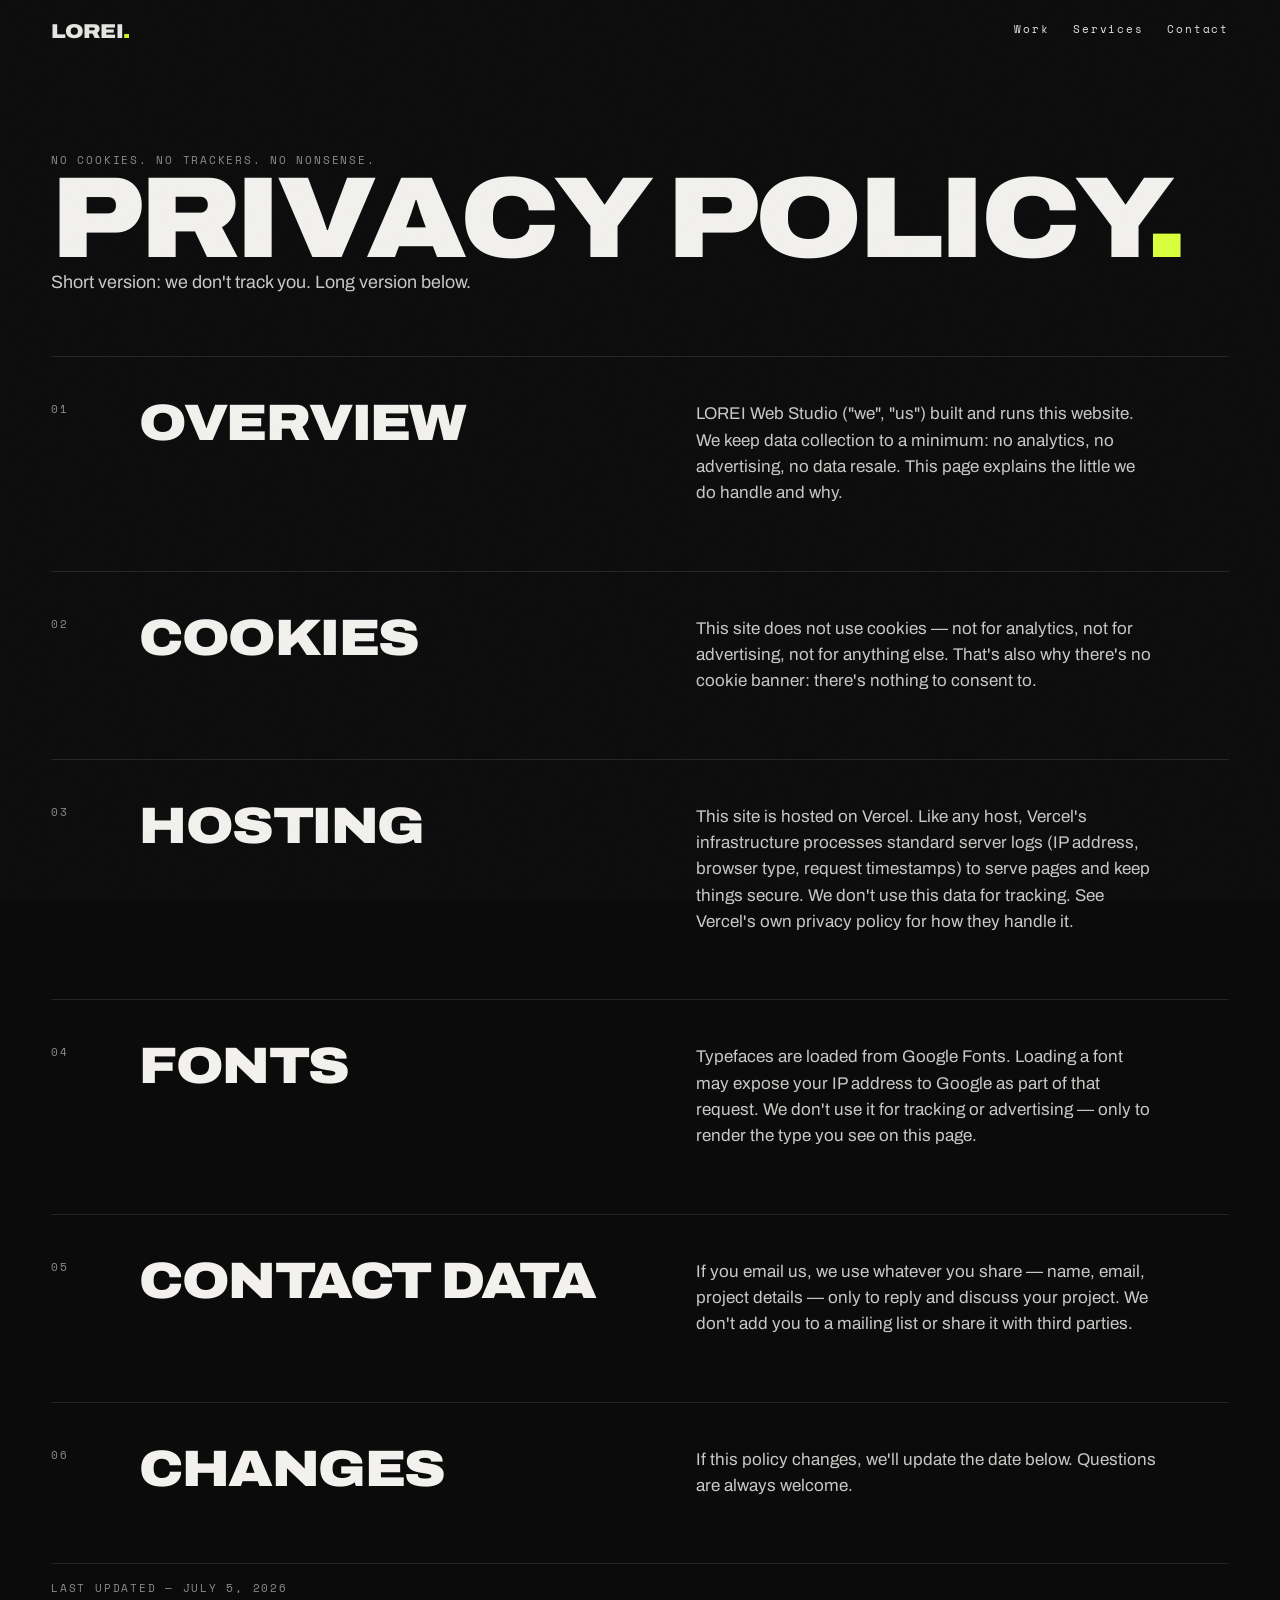
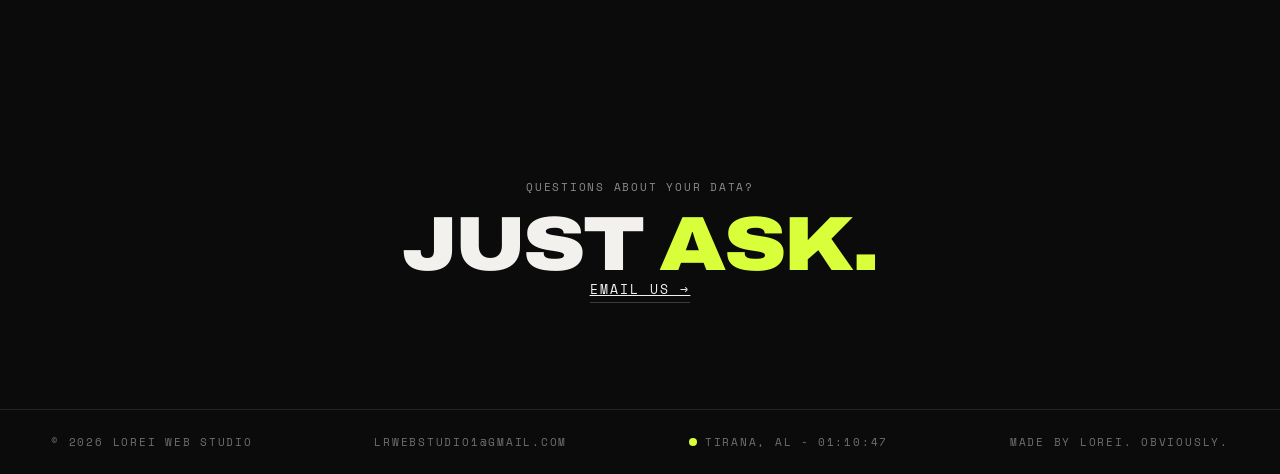
<file: privacy.html>
<!DOCTYPE html>
<html lang="en">
<head>
<meta charset="utf-8">
<meta name="viewport" content="width=device-width, initial-scale=1">
<title>Privacy Policy — LOREI Web Studio</title>
<meta name="description" content="Privacy policy for LOREI Web Studio — how we handle data, hosting on Vercel, and why this site uses no cookies.">
<link rel="preconnect" href="https://fonts.googleapis.com"><link rel="preconnect" href="https://fonts.gstatic.com" crossorigin>
<link href="https://fonts.googleapis.com/css2?family=Archivo:wdth,wght@62..125,100..900&family=Space+Mono:wght@400;700&display=swap" rel="stylesheet">
<link rel="stylesheet" href="styles.css">
</head>
<body>

<div class="grain on"></div>
<div class="wipe solid" id="wipe"></div>

<nav class="nav fx ac jb">
  <a class="brand" href="index.html" data-nav>LOREI<span class="acc">.</span></a>
  <div class="fx ac gap24 navlinks">
    <a class="nl" href="index.html" data-nav>Work</a>
    <a class="nl" href="index.html" data-nav>Services</a>
    <a class="nl" href="index.html" data-nav>Contact</a>
  </div>
  <button class="burger" id="burger" aria-label="Menu" aria-expanded="false" aria-controls="mnav">
    <span></span><span></span><span></span>
  </button>
</nav>

<div class="mnav" id="mnav">
  <a class="mnl disp" href="index.html" data-nav>Home</a>
  <a class="mnl disp" href="index.html" data-nav>Work</a>
  <a class="mnl disp" href="index.html" data-nav>Services</a>
  <a class="mnl disp" href="index.html" data-nav>Contact</a>
</div>

<section>
  <div class="phead pad">
    <span class="mono dim">No cookies. No trackers. No nonsense.</span>
    <h1 class="ptitle disp" style="font-size:clamp(44px,9vw,150px)">Privacy Policy<span class="acc">.</span></h1>
    <p class="hsub mt16">Short version: we don't track you. Long version below.</p>
  </div>

  <div class="pad" style="padding-bottom:60px">
    <div class="srow">
      <span class="mono dim">01</span>
      <div><h2 class="stitle disp">Overview</h2></div>
      <div><p class="sdesc">LOREI Web Studio ("we", "us") built and runs this website. We keep data collection to a minimum: no analytics, no advertising, no data resale. This page explains the little we do handle and why.</p></div>
    </div>
    <div class="srow">
      <span class="mono dim">02</span>
      <div><h2 class="stitle disp">Cookies</h2></div>
      <div><p class="sdesc">This site does not use cookies — not for analytics, not for advertising, not for anything else. That's also why there's no cookie banner: there's nothing to consent to.</p></div>
    </div>
    <div class="srow">
      <span class="mono dim">03</span>
      <div><h2 class="stitle disp">Hosting</h2></div>
      <div><p class="sdesc">This site is hosted on Vercel. Like any host, Vercel's infrastructure processes standard server logs (IP address, browser type, request timestamps) to serve pages and keep things secure. We don't use this data for tracking. See Vercel's own privacy policy for how they handle it.</p></div>
    </div>
    <div class="srow">
      <span class="mono dim">04</span>
      <div><h2 class="stitle disp">Fonts</h2></div>
      <div><p class="sdesc">Typefaces are loaded from Google Fonts. Loading a font may expose your IP address to Google as part of that request. We don't use it for tracking or advertising — only to render the type you see on this page.</p></div>
    </div>
    <div class="srow">
      <span class="mono dim">05</span>
      <div><h2 class="stitle disp">Contact Data</h2></div>
      <div><p class="sdesc">If you email us, we use whatever you share — name, email, project details — only to reply and discuss your project. We don't add you to a mailing list or share it with third parties.</p></div>
    </div>
    <div class="srow" style="border-bottom:1px solid #232325">
      <span class="mono dim">06</span>
      <div><h2 class="stitle disp">Changes</h2></div>
      <div><p class="sdesc">If this policy changes, we'll update the date below. Questions are always welcome.</p></div>
    </div>
    <p class="mono dim mt16">Last updated — July 5, 2026</p>
  </div>

  <div class="sec pad tc">
    <span class="mono dim">Questions about your data?</span>
    <h2 class="disp m0 mt16" style="font-size:clamp(40px,6vw,100px)">Just <span class="acc">ask.</span></h2>
    <a class="lnk mt16" href="mailto:lrwebstudio1@gmail.com" style="font-size:13px">Email us →</a>
  </div>
</section>

<footer class="foot mono">
  <span>© 2026 LOREI Web Studio</span>
  <span>lrwebstudio1@gmail.com</span>
  <span class="fx ac gap8 nowrap"><span class="dot"></span>Tirana, AL - <span id="clk">--:--:--</span></span>
  <span>Made by LOREI. Obviously.</span>
</footer>

<script src="privacy.js"></script>
</body>
</html>
</file>
<file: styles.css>
:root{
  --acc:#D9FF3B;
  --mspd:26s;
}
html{scroll-behavior:smooth}
body{margin:0;background:#0b0b0c;color:#f2f1ee;font-family:'Archivo',sans-serif;-webkit-font-smoothing:antialiased}

/* layout utilities */
.fx{display:flex}
.ac{align-items:center}
.jb{justify-content:space-between}
.jc{justify-content:center}
.gap8{gap:8px}
.gap12{gap:12px}
.gap24{gap:24px}
.wrap{flex-wrap:wrap}
.nowrap{white-space:nowrap}
.m0{margin:0}
.mt12{margin-top:12px}
.mt16{margin-top:16px}
.tc{text-align:center}

/* type */
.mono{font-family:'Space Mono',monospace;font-size:11px;letter-spacing:.16em;text-transform:uppercase}
.acc{color:var(--acc,#D9FF3B)}
.dim{color:#8b8b88}
.disp{font-weight:900;font-stretch:114%;letter-spacing:-.03em;line-height:.88;text-transform:uppercase}
.pad{padding-left:4vw;padding-right:4vw}

/* nav */
.nav{position:fixed;top:0;left:0;right:0;z-index:80;padding:20px 4vw;mix-blend-mode:difference}
.nl{background:none;border:0;padding:0;color:#f2f1ee;font-family:'Space Mono',monospace;font-size:11px;letter-spacing:.16em;cursor:pointer;border-bottom:1px solid transparent;padding-bottom:3px;text-decoration:none}
.nl.act{border-bottom-color:var(--acc,#D9FF3B)}
.brand{background:none;border:0;padding:0;color:#f2f1ee;font-family:'Archivo';font-weight:900;font-stretch:114%;font-size:20px;letter-spacing:-.02em;cursor:pointer;text-decoration:none}

/* hero */
.hero{min-height:100svh;box-sizing:border-box;display:flex;flex-direction:column;justify-content:space-between;padding-top:110px;padding-bottom:0}
.tl{border-bottom:1px solid #232325;padding-bottom:14px;gap:16px}
.tl span{white-space:nowrap}
.htitle{font-size:clamp(88px,17.6vw,300px);margin:0}
.ovh{overflow:hidden;display:block}
.hl{display:inline-block;animation:rise 1s cubic-bezier(.22,1,.36,1) both}
@keyframes rise{from{transform:translateY(115%) rotate(3deg)}}
.hsub{max-width:520px;font-size:clamp(16px,1.4vw,21px);line-height:1.5;color:#c9c8c4;font-weight:400;margin:0;text-wrap:pretty}
.hbot{padding-bottom:40px}
.dot{width:8px;height:8px;border-radius:50%;background:var(--acc,#D9FF3B);animation:pulse 2s infinite}
@keyframes pulse{50%{opacity:.25}}

/* marquee */
.mq{border-top:1px solid #232325;border-bottom:1px solid #232325;overflow:hidden;padding:16px 0}
.mqi{display:flex;gap:0;width:max-content;animation:mar var(--mspd,26s) linear infinite}
.mqt{font-size:clamp(26px,3.2vw,50px);white-space:nowrap;padding-right:.6em}
.sq{color:var(--acc,#D9FF3B);font-size:.5em;vertical-align:middle;padding:0 .6em}
@keyframes mar{to{transform:translateX(-50%)}}

/* sections */
.sec{padding-top:110px;padding-bottom:110px}
.shead{display:flex;justify-content:space-between;align-items:baseline;flex-wrap:wrap;gap:12px 24px;border-top:1px solid #232325;padding-top:16px;margin-bottom:48px}
.shead .mono{white-space:nowrap}
.lnk{background:none;border:0;padding:0 0 3px 0;color:#f2f1ee;font-family:'Space Mono',monospace;font-size:11px;letter-spacing:.16em;text-transform:uppercase;cursor:pointer;border-bottom:1px solid #3a3a3c;white-space:nowrap}
.lnk:hover{border-bottom-color:var(--acc,#D9FF3B);color:var(--acc,#D9FF3B)}

/* work cards (home) */
.cards{display:grid;grid-template-columns:repeat(3,1fr);gap:22px}
.card{cursor:pointer}
.ph{background:repeating-linear-gradient(45deg,#151516 0 10px,#0f0f10 10px 20px);border:1px solid #232325;aspect-ratio:4/3;display:flex;align-items:center;justify-content:center;transition:border-color .3s;overflow:hidden}
.card:hover .ph{border-color:var(--acc,#D9FF3B)}
.phl{color:#5c5c5a;text-align:center;padding:0 16px}
.ph img{width:100%;height:100%;object-fit:cover;display:block}
.cmeta{display:flex;justify-content:space-between;margin-top:14px}
.cname{font-size:clamp(20px,1.8vw,28px);transition:color .3s}
.card:hover .cname{color:var(--acc,#D9FF3B)}

/* work list (work page) */
.plist{border-bottom:1px solid #232325}
.prow{display:grid;grid-template-columns:64px 1.7fr 1fr auto;align-items:center;gap:18px;padding:28px 4vw;border-top:1px solid #232325;cursor:pointer;transition:background .25s,color .25s}
.pname{font-size:clamp(26px,3.8vw,58px);margin:0}
.parr{font-size:clamp(20px,2vw,30px);opacity:0;transform:translateX(-10px);transition:.3s}
@media(hover:hover){
  .prow:hover{background:var(--acc,#D9FF3B);color:#0b0b0c}
  .prow:hover .dim{color:#0b0b0c}
  .prow:hover .parr{opacity:1;transform:none}
}
.rowimg{grid-column:1/-1;overflow:hidden;height:0;margin-top:0;transition:height .5s cubic-bezier(.22,1,.36,1),margin-top .5s cubic-bezier(.22,1,.36,1)}
.rowimg img{width:100%;aspect-ratio:2/1;object-fit:cover;display:block;border:1px solid var(--acc,#D9FF3B);opacity:0;transform:scale(1.06);transition:opacity .5s ease .05s,transform .6s cubic-bezier(.22,1,.36,1) .05s}

.lightbox{position:fixed;inset:0;z-index:98;background:rgba(11,11,12,.97);display:flex;align-items:center;justify-content:center;padding:80px 6vw 40px;opacity:0;pointer-events:none;transition:opacity .35s ease}
.lightbox.open{opacity:1;pointer-events:auto}
.lightbox img{width:100%;max-height:70svh;object-fit:contain;border:1px solid var(--acc,#D9FF3B);opacity:0;transform:scale(.94);transition:opacity .4s ease .05s,transform .45s cubic-bezier(.22,1,.36,1) .05s}
.lightbox.open img{opacity:1;transform:scale(1)}
.lbtitle{position:absolute;top:28px;left:6vw;opacity:0;transition:opacity .3s ease .1s}
.lightbox.open .lbtitle{opacity:1}
.lbclose{position:absolute;top:18px;right:4vw;background:none;border:0;color:#f2f1ee;font-size:32px;line-height:1;cursor:pointer;padding:10px}
.rowimg.in img{opacity:1;transform:scale(1)}

/* services rows */
.srow{display:grid;grid-template-columns:64px 1fr 1fr;gap:24px;border-top:1px solid #232325;padding:44px 0;align-items:start}
.stitle{font-size:clamp(30px,4vw,62px);margin:0}
.sdesc{color:#c9c8c4;line-height:1.55;font-size:17px;max-width:460px;margin:0 0 20px;text-wrap:pretty}
.stags{display:flex;flex-wrap:wrap;gap:8px}
.tag{border:1px solid #333335;padding:6px 12px;border-radius:999px;color:#a5a4a1;font-family:'Space Mono',monospace;font-size:10px;letter-spacing:.12em;text-transform:uppercase;white-space:nowrap}

/* home service teaser rows */
.trow{display:grid;grid-template-columns:64px 1fr auto;gap:24px;border-top:1px solid #232325;padding:30px 0;align-items:center;cursor:pointer;transition:padding-left .3s}
.trow:hover{padding-left:14px}
.trow:hover .stitle{color:var(--acc,#D9FF3B)}
.trow .stitle{transition:color .3s}

/* page headers */
.ptitle{font-size:clamp(72px,14vw,230px);margin:0}
.phead{padding-top:150px;padding-bottom:60px}
.sup{font-family:'Space Mono',monospace;font-size:clamp(12px,1.2vw,18px);letter-spacing:.1em;color:var(--acc,#D9FF3B);vertical-align:super;font-weight:400;font-stretch:100%}

/* contact */
.mail{color:#f2f1ee;text-decoration:none;font-family:'Archivo';font-weight:900;font-stretch:114%;letter-spacing:-.02em;font-size:clamp(26px,5.4vw,88px);line-height:1;background:linear-gradient(var(--acc,#D9FF3B),var(--acc,#D9FF3B)) left bottom/0% 4px no-repeat;transition:background-size .5s cubic-bezier(.22,1,.36,1);word-break:break-all}
.mail:hover{background-size:100% 4px}
.cgrid{display:grid;grid-template-columns:1fr 1fr;gap:40px;margin-top:80px;border-top:1px solid #232325;padding-top:28px}
.lg{width:200px;opacity:.9}

/* footer */
.foot{display:flex;justify-content:space-between;gap:16px;flex-wrap:wrap;border-top:1px solid #232325;padding:24px 4vw}
.foot span{color:#6f6f6c}

/* transitions / overlays */
.wipe{position:fixed;inset:0;background:#131314;z-index:90;transform:scaleY(0);pointer-events:none}
.wipe.solid{transform:scaleY(1)}
.wipe.on{transform-origin:bottom;animation:cover .48s cubic-bezier(.76,0,.24,1) forwards}
.wipe.out{transform-origin:top;animation:uncover .6s cubic-bezier(.76,0,.24,1) forwards}
@keyframes cover{to{transform:scaleY(1)}}
@keyframes uncover{from{transform:scaleY(1)}to{transform:scaleY(0)}}
.grain{position:fixed;inset:0;z-index:70;pointer-events:none;opacity:0;background:url("data:image/svg+xml,%3Csvg xmlns='http://www.w3.org/2000/svg' width='160' height='160'%3E%3Cfilter id='n'%3E%3CfeTurbulence type='fractalNoise' baseFrequency='0.9' numOctaves='2'/%3E%3C/filter%3E%3Crect width='160' height='160' filter='url(%23n)' opacity='0.55'/%3E%3C/svg%3E")}
.grain.on{opacity:.06}
.rv{opacity:0;transform:translateY(28px);transition:opacity .8s,transform .8s cubic-bezier(.22,1,.36,1)}
.rv.in{opacity:1;transform:none}

/* preloader */
.pre{position:fixed;inset:0;background:#0b0b0c;z-index:100;display:flex;align-items:flex-end;justify-content:space-between;padding:3vw 4vw;transition:transform .7s cubic-bezier(.76,0,.24,1)}
.pre.done{transform:translateY(-101%)}
.pren{font-size:clamp(80px,14vw,220px);line-height:.8}

/* magnetic buttons */
.mag{display:inline-block;will-change:transform}

/* custom cursor */
.cur{position:fixed;top:0;left:0;width:12px;height:12px;border-radius:50%;background:#fff;mix-blend-mode:difference;z-index:99;pointer-events:none;margin:-6px 0 0 -6px;transition:width .25s,height .25s,margin .25s;display:none}
.hascur .cur{display:block}
.cur.big{width:56px;height:56px;margin:-28px 0 0 -28px}
.hascur{cursor:none}
.hascur button{cursor:none}
.hascur a{cursor:none}

/* burger + mobile nav overlay */
.burger{display:none;position:relative;z-index:96;background:none;border:0;padding:8px;margin:-8px;cursor:pointer;flex-direction:column;justify-content:center;gap:5px;width:36px;height:36px}
.burger span{display:block;width:100%;height:2px;background:#f2f1ee;transition:transform .3s cubic-bezier(.22,1,.36,1),opacity .3s}
.burger.open span:nth-child(1){transform:translateY(7px) rotate(45deg)}
.burger.open span:nth-child(2){opacity:0}
.burger.open span:nth-child(3){transform:translateY(-7px) rotate(-45deg)}

.mnav{position:fixed;inset:0;z-index:75;background:#0b0b0c;display:flex;flex-direction:column;align-items:center;justify-content:center;gap:6vw;transform:translateY(-100%);transition:transform .5s cubic-bezier(.76,0,.24,1);pointer-events:none}
.mnav.open{transform:translateY(0);pointer-events:auto}
.mnl{background:none;border:0;padding:0;color:#f2f1ee;font-size:clamp(36px,11vw,64px);cursor:pointer;transition:color .25s}
.mnl:hover,.mnl:active{color:var(--acc,#D9FF3B)}
body.noscroll{overflow:hidden}

@media(max-width:900px){
  .cards{grid-template-columns:1fr}
  .srow{display:block;padding:32px 0}
  .srow>span{display:inline-block;margin-bottom:10px}
  .srow .stitle{margin-bottom:10px}
  .prow{grid-template-columns:44px 1fr auto}
  .prow .pmeta{display:none}
  .cgrid{grid-template-columns:1fr}
  .hsub{max-width:100%}
  .navlinks{display:none}
  .burger{display:flex}
}

@media(hover:none),(pointer:coarse){
  .hascur .cur{display:none}
  .hascur{cursor:auto}
  .hascur button,.hascur a{cursor:pointer}
}

@media(max-width:520px){
  .htitle{font-size:clamp(58px,20vw,300px)}
  .tl{align-items:flex-start;flex-direction:column;gap:8px}
  .phead{padding-top:110px;padding-bottom:40px}
  .sec{padding-top:64px;padding-bottom:64px}
  .foot{flex-direction:column;align-items:flex-start;gap:10px}
  .cgrid{gap:24px;margin-top:48px}
  .lg{width:140px}
  .prow{grid-template-columns:32px 1fr auto;gap:10px;padding:22px 4vw}
  .pname{font-size:clamp(22px,7vw,58px)}
}
</file>
